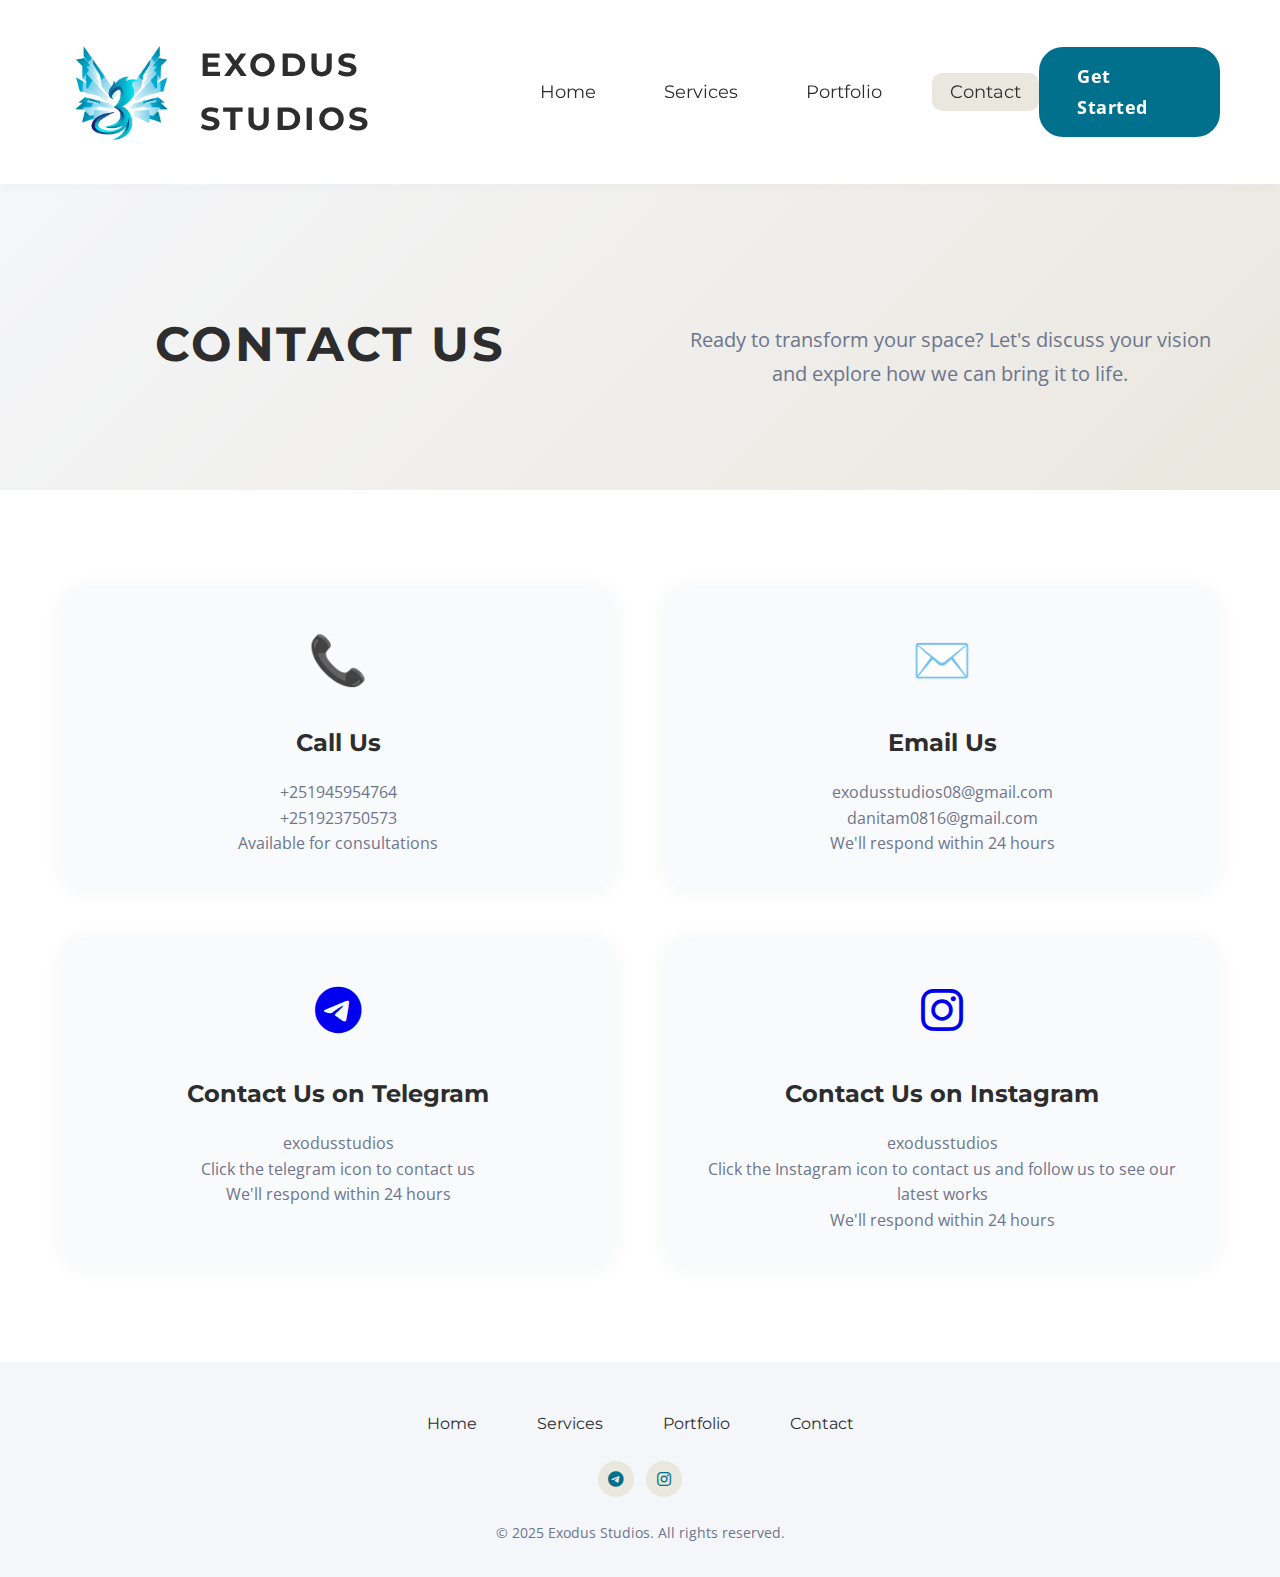
<file: contact.html>
<!DOCTYPE html>
<html lang="en">
<head>
    <meta charset="UTF-8">
    <meta name="viewport" content="width=device-width, initial-scale=1.0">
    <title>Contact - Exodus Studios</title>
    <link rel="stylesheet" href="styles.css">
    <link rel="stylesheet" href="contact.css">
    <link href="https://fonts.googleapis.com/css2?family=Montserrat:wght@400;700&family=Open+Sans:wght@400;600&display=swap" rel="stylesheet">
    <link rel="stylesheet" href="https://cdnjs.cloudflare.com/ajax/libs/font-awesome/6.5.0/css/all.min.css">

</head>
<body>
    <!-- Header -->
    <header>
        <div class="container">
            <div class="header-content">
                <div class="logo-section">
                    <img src="assets/images/logo/exodus logo web 1.png" alt="Exodus Studios Logo" class="logo">
                    <h1 class="site-title">EXODUS STUDIOS</h1>
                </div>
                <nav>
                    <ul>
                        <li><a href="index.html">Home</a></li>
                        <li><a href="services.html">Services</a></li>
                        <li><a href="portfolio.html">Portfolio</a></li>
                        <li><a href="contact.html" class="active">Contact</a></li>
                    </ul>
                </nav>
                <a href="#contact-form" class="cta-btn">Get Started</a>
            </div>
        </div>
    </header>

    <!-- Contact Hero -->
    <section class="contact-hero">
        <div class="container">
            <div class="hero-content">
                <h1>Contact Us</h1>
                <p>Ready to transform your space? Let's discuss your vision and explore how we can bring it to life.</p>
            </div>
        </div>
    </section>

    <!-- Contact Information -->
    <section class="contact-info">
        <div class="container">
            <div class="info-grid">
                <div class="info-card">
                    <div class="info-icon">📞</div>
                    <h3>Call Us</h3>
                    <p>+251945954764<br>
                    +251923750573<br>
                    Available for consultations</p>
                </div>
                <div class="info-card">
                    <div class="info-icon">✉️</div>
                    <h3>Email Us</h3>
                    <p>exodusstudios08@gmail.com<br>
                    danitam0816@gmail.com<br>
                    We'll respond within 24 hours</p>
                </div>
                <div class="info-card">
                    <div class="info-icon">  <a href="https://t.me/DTExodus" target="_blank"><i class="fa-brands fa-telegram"></i></a></div>
                    <h3>Contact Us on Telegram</h3>
                    <p>exodusstudios<br>
                    Click the telegram icon to contact us<br>
                    We'll respond within 24 hours</p>
                </div>
                <div class="info-card">
                    <div class="info-icon"> <a href="https://www.instagram.com/exodus_studio_?igsh=MWxpcGYyYW9qNW1kMw%3D%3D&amp;utm_source=qr" target="_blank"><i class="fa-brands fa-instagram"></i></a></div>
                    <h3>Contact Us on Instagram</h3>
                    <p>exodusstudios<br>
                    Click the Instagram icon to contact us and follow us to see our latest works<br>
                    We'll respond within 24 hours</p>
                </div>
            </div>
        </div>
    </section>

    <!-- Contact Form and Map 
    <section class="contact-main" id="contact-form">
        <div class="container">
            <div class="contact-content">
                <div class="contact-form-section full-width">
                    <h2>Start Your Project</h2>
                    <p>Tell us about your vision and we'll get back to you within 24 hours to discuss your project in detail.</p>
                    
                    <form class="contact-form" id="contactForm">
                        <div class="form-group">
                            <label for="name">Full Name *</label>
                            <input type="text" id="name" name="name" required>
                        </div>
                        
                        <div class="form-group">
                            <label for="email">Email Address *</label>
                            <input type="email" id="email" name="email" required>
                        </div>
                        
                        <div class="form-group">
                            <label for="phone">Phone Number</label>
                            <input type="tel" id="phone" name="phone">
                        </div>
                        
                        <div class="form-group">
                            <label for="project-type">Project Type *</label>
                            <select id="project-type" name="project-type" required>
                                <option value="">Select Project Type</option>
                                <option value="residential">Residential Design</option>
                                <option value="commercial">Commercial Design</option>
                                <option value="interior">Interior Design</option>
                                <option value="renovation">Renovation</option>
                                <option value="consultation">Design Consultation</option>
                                <option value="other">Other</option>
                            </select>
                        </div>
                        
                        <div class="form-group">
                            <label for="budget">Project Budget</label>
                            <select id="budget" name="budget">
                                <option value="">Select Budget Range</option>
                                <option value="under-50k">Under $50,000</option>
                                <option value="50k-100k">$50,000 - $100,000</option>
                                <option value="100k-250k">$100,000 - $250,000</option>
                                <option value="250k-500k">$250,000 - $500,000</option>
                                <option value="500k-1m">$500,000 - $1,000,000</option>
                                <option value="over-1m">Over $1,000,000</option>
                                <option value="discuss">Prefer to Discuss</option>
                            </select>
                        </div>
                        
                        <div class="form-group">
                            <label for="timeline">Project Timeline</label>
                            <select id="timeline" name="timeline">
                                <option value="">Select Timeline</option>
                                <option value="asap">ASAP</option>
                                <option value="1-3-months">1-3 Months</option>
                                <option value="3-6-months">3-6 Months</option>
                                <option value="6-12-months">6-12 Months</option>
                                <option value="over-12-months">Over 12 Months</option>
                                <option value="flexible">Flexible</option>
                            </select>
                        </div>
                        
                        <div class="form-group">
                            <label for="message">Project Description *</label>
                            <textarea id="message" name="message" rows="6" placeholder="Tell us about your project, vision, and any specific requirements..." required></textarea>
                        </div>
                        
                        <div class="form-group checkbox-group">
                            <label class="checkbox-label">
                                <input type="checkbox" id="newsletter" name="newsletter">
                                <span class="checkmark"></span>
                                Subscribe to our newsletter for design inspiration and updates
                            </label>
                        </div>
                        
                        <button type="submit" class="cta-btn form-submit">Send Message</button>
                    </form>
                </div>
                
            </div>
        </div>
    </section>
-->

    <!-- Footer -->
    <footer>
        <div class="container">
            <div class="footer-content">
                <nav class="footer-nav">
                    <ul>
                        <li><a href="index.html">Home</a></li>
                        <li><a href="services.html">Services</a></li>
                        <li><a href="portfolio.html">Portfolio</a></li>
                        <li><a href="contact.html">Contact</a></li>
                    </ul>
                </nav>
                <div class="social-links">
                    <a href="https://t.me/DTExodus" target="_blank"><i class="fa-brands fa-telegram"></i></a>
                    <a href="https://www.instagram.com/exodus_studio_?igsh=MWxpcGYyYW9qNW1kMw%3D%3D&amp;utm_source=qr" target="_blank"><i class="fa-brands fa-instagram"></i></a>
                </div>
                <p class="copyright">© 2025 Exodus Studios. All rights reserved.</p>
            </div>
        </div>
    </footer>

    <script src="script.js"></script>
    <script src="contact.js"></script>
</body>
</html>
</file>
<file: contact.css>
/* Contact Page Specific Styles */

/* Contact Hero */
.contact-hero {
    padding: 120px 0 80px 0;
    background: linear-gradient(135deg, #F5F6F9 0%, #EAE7DE 100%);
    text-align: center;
}

.contact-hero h1 {
    font-size: 48px;
    margin-bottom: 24px;
    text-transform: uppercase;
    letter-spacing: 0.05em;
}

.contact-hero p {
    font-size: 20px;
    color: #6D758D;
    max-width: 600px;
    margin: 0 auto;
}

/* Contact Information */
.contact-info {
    padding: 96px 0;
    background: #FFFFFF;
}

.info-grid {
    display: grid;
    grid-template-columns: repeat(2, 1fr);
    gap: 48px;
}

.info-card {
    background: #F9FAFC;
    border-radius: 24px;
    box-shadow: 0 2px 20px 0 rgba(44,62,80,0.05);
    padding: 32px;
    text-align: center;
    transition: all 0.2s ease;
}

.info-card:hover {
    box-shadow: 0 6px 32px 0 rgba(44,62,80,0.11);
    transform: translateY(-4px);
}

.info-icon {
    font-size: 48px;
    margin-bottom: 24px;
}

.info-card h3 {
    font-size: 24px;
    margin-bottom: 16px;
    color: #2D2D2D;
}

.info-card p {
    font-size: 16px;
    color: #6D758D;
    margin: 0;
    line-height: 1.6;
}

/* Contact Main */
.contact-main {
    padding: 96px 0;
    background: #F5F6F9;
}

.contact-content {
    display: grid;
    grid-template-columns: 1fr;
    gap: 80px;
}

.contact-form-section.full-width {
    max-width: 800px;
    margin: 0 auto;
}

.contact-form-section h2 {
    font-size: 36px;
    margin-bottom: 24px;
    text-align: left;
    text-transform: uppercase;
    letter-spacing: 0.05em;
}

.contact-form-section p {
    font-size: 18px;
    margin-bottom: 32px;
    color: #6D758D;
}

/* Contact Form */
.contact-form {
    background: #FFFFFF;
    border-radius: 24px;
    box-shadow: 0 2px 20px 0 rgba(44,62,80,0.05);
    padding: 32px;
}

.form-group {
    margin-bottom: 24px;
}

.form-group label {
    display: block;
    margin-bottom: 8px;
    font-weight: 600;
    color: #2D2D2D;
    font-size: 16px;
}

.form-group input,
.form-group select,
.form-group textarea {
    width: 100%;
    padding: 16px;
    border: 2px solid #EAE7DE;
    border-radius: 12px;
    font-size: 16px;
    font-family: 'Open Sans', sans-serif;
    transition: all 0.2s ease;
    background: #FFFFFF;
}

.form-group input:focus,
.form-group select:focus,
.form-group textarea:focus {
    outline: none;
    border-color: #00708c;
    box-shadow: 0 0 0 3px rgba(177, 140, 96, 0.1);
}

.form-group textarea {
    resize: vertical;
    min-height: 120px;
}

.checkbox-group {
    display: flex;
    align-items: flex-start;
    gap: 12px;
}

.checkbox-label {
    display: flex;
    align-items: flex-start;
    gap: 12px;
    cursor: pointer;
    font-size: 16px;
    color: #6D758D;
    line-height: 1.5;
}

.checkbox-label input[type="checkbox"] {
    width: auto;
    margin: 0;
    transform: scale(1.2);
}

.form-submit {
    width: 100%;
    margin-top: 24px;
    padding: 18px;
    font-size: 18px;
}

/* Map Section */
.map-section h2 {
    font-size: 36px;
    margin-bottom: 24px;
    text-align: left;
    text-transform: uppercase;
    letter-spacing: 0.05em;
}

.map-container {
    background: #FFFFFF;
    border-radius: 16px;
    box-shadow: 0 2px 20px 0 rgba(44,62,80,0.05);
    margin-bottom: 32px;
    overflow: hidden;
}

.map-placeholder {
    height: 300px;
    background: linear-gradient(135deg, #F5F6F9 0%, #EAE7DE 100%);
    display: flex;
    flex-direction: column;
    align-items: center;
    justify-content: center;
    text-align: center;
    color: #6D758D;
}

.map-icon {
    font-size: 48px;
    margin-bottom: 16px;
}

.map-address {
    font-weight: 600;
    color: #2D2D2D;
}

.office-hours {
    background: #FFFFFF;
    border-radius: 16px;
    box-shadow: 0 2px 20px 0 rgba(44,62,80,0.05);
    padding: 32px;
}

.office-hours h3 {
    font-size: 24px;
    margin-bottom: 24px;
    color: #2D2D2D;
}

.hours-list {
    display: flex;
    flex-direction: column;
    gap: 16px;
}

.hours-item {
    display: flex;
    justify-content: space-between;
    align-items: center;
    padding: 12px 0;
    border-bottom: 1px solid #EAE7DE;
}

.hours-item:last-child {
    border-bottom: none;
}

.day {
    font-weight: 600;
    color: #2D2D2D;
}

.time {
    color: #6D758D;
}

/* FAQ Section */
.faq-section {
    padding: 96px 0;
    background: #FFFFFF;
}

.faq-section h2 {
    text-align: center;
    margin-bottom: 48px;
}

.faq-grid {
    display: grid;
    grid-template-columns: repeat(2, 1fr);
    gap: 48px;
}

.faq-item {
    background: #F9FAFC;
    border-radius: 16px;
    padding: 32px;
    transition: all 0.2s ease;
}

.faq-item:hover {
    box-shadow: 0 6px 32px 0 rgba(44,62,80,0.11);
    transform: translateY(-2px);
}

.faq-item h3 {
    font-size: 20px;
    margin-bottom: 16px;
    color: #2D2D2D;
}

.faq-item p {
    font-size: 16px;
    color: #6D758D;
    margin: 0;
    line-height: 1.6;
}

/* Form Validation Styles */
.form-group input.error,
.form-group select.error,
.form-group textarea.error {
    border-color: #ff6b6b;
    box-shadow: 0 0 0 3px rgba(255, 107, 107, 0.1);
}

.form-group .error-message {
    color: #ff6b6b;
    font-size: 14px;
    margin-top: 8px;
    display: none;
}

.form-group.error .error-message {
    display: block;
}

/* Success Message */
.success-message {
    background: #d4edda;
    color: #155724;
    padding: 16px;
    border-radius: 12px;
    margin-bottom: 24px;
    display: none;
}

.success-message.show {
    display: block;
}

/* Loading State */
.form-submit.loading {
    background: #005a73;
    cursor: not-allowed;
    position: relative;
}

.form-submit.loading::after {
    content: '';
    position: absolute;
    top: 50%;
    left: 50%;
    transform: translate(-50%, -50%);
    width: 20px;
    height: 20px;
    border: 2px solid #FFFFFF;
    border-top: 2px solid transparent;
    border-radius: 50%;
    animation: spin 1s linear infinite;
}

@keyframes spin {
    0% { transform: translate(-50%, -50%) rotate(0deg); }
    100% { transform: translate(-50%, -50%) rotate(360deg); }
}

/* Responsive Design */
@media (max-width: 900px) {
    .info-grid {
        grid-template-columns: 1fr;
        gap: 32px;
    }
    
    .contact-content {
        grid-template-columns: 1fr;
        gap: 48px;
    }
    
    .map-section h2 {
        text-align: center;
    }
    
    .faq-grid {
        grid-template-columns: 1fr;
        gap: 32px;
    }
    
    .hours-item {
        flex-direction: column;
        align-items: flex-start;
        gap: 4px;
    }
}

@media (max-width: 600px) {
    .contact-hero {
        padding: 80px 0 60px 0;
    }
    
    .contact-hero h1 {
        font-size: 36px;
    }
    
    .contact-info,
    .contact-main,
    .faq-section {
        padding: 48px 0;
    }
    
    .contact-form {
        padding: 24px;
    }
    
    .contact-form-section h2,
    .map-section h2 {
        font-size: 28px;
    }
    
    .map-placeholder {
        height: 250px;
    }
    
    .office-hours {
        padding: 24px;
    }
    
    .faq-item {
        padding: 24px;
    }
}
</file>
<file: styles.css>
/* Reset and Base Styles */
* {
    margin: 0;
    padding: 0;
    box-sizing: border-box;
}

body {
    font-family: 'Open Sans', sans-serif;
    font-size: 18px;
    line-height: 1.7;
    color: #2D2D2D;
    background-color: #FFFFFF;
}

.container {
    max-width: 1200px;
    margin: 0 auto;
    padding: 0 20px;
}

/* Typography */
h1, h2, h3, h4, h5, h6 {
    font-family: 'Montserrat', sans-serif;
    font-weight: 700;
    color: #2D2D2D;
}

h2 {
    font-size: 36px;
    text-transform: uppercase;
    letter-spacing: 0.05em;
    margin-bottom: 48px;
    text-align: center;
}

h3 {
    font-size: 24px;
    margin-bottom: 12px;
}

p {
    color: #6D758D;
    margin-bottom: 24px;
}

/* Header */
header {
    background: #FFFFFF;
    box-shadow: 0 2px 12px 0 rgba(44,62,80,0.03);
    position: sticky;
    top: 0;
    z-index: 1000;
}

.header-content {
    display: flex;
    align-items: center;
    justify-content: space-between;
    padding: 32px 0;
}

.logo-section {
    display: flex;
    align-items: center;
}

.logo {
    width: 120px;
    height: 120px;
    object-fit: contain;
    border-radius: 0;
}

.site-title {
    font-size: 32px;
    font-weight: 700;
    letter-spacing: 0.1em;
    margin-left: 20px;
    color: #2D2D2D;
    text-transform: uppercase;
}

nav ul {
    display: flex;
    gap: 32px;
    list-style: none;
}

nav a {
    font-family: 'Montserrat', sans-serif;
    font-size: 18px;
    color: #2D2D2D;
    text-decoration: none;
    transition: all 0.2s ease;
    padding: 8px 18px;
    border-radius: 10px;
}

nav a:hover,
nav a.active {
    background: #EAE7DE;
}

.cta-btn {
    background: #00708c;
    color: #FFFFFF;
    padding: 14px 38px;
    border-radius: 24px;
    font-weight: 700;
    border: none;
    font-size: 18px;
    letter-spacing: 0.03em;
    cursor: pointer;
    text-decoration: none;
    display: inline-block;
    transition: all 0.2s ease;
}

.cta-btn:hover {
    background: #005a73;
    transform: translateY(-2px);
    box-shadow: 0 4px 12px rgba(177, 140, 96, 0.3);
}

/* Hero Section */
.hero {
    padding: 96px 0;
    background: #FFFFFF;
}

.hero-content {
    display: grid;
    grid-template-columns: 1fr 1fr;
    gap: 80px;
    align-items: center;
}

.hero-text h2 {
    font-size: 48px;
    text-align: left;
    margin-bottom: 24px;
    line-height: 1.2;
    text-transform: none;
}

.hero-text p {
    font-size: 20px;
    margin-bottom: 32px;
    color: #6D758D;
}

.hero-image img {
    width: 100%;
    height: 560px;
    object-fit: cover;
    border-radius: 16px;
}

/* Recent Works Section */
.recent-works {
    padding: 96px 0;
    background: #F5F6F9;
}

.works-grid {
    display: grid;
    grid-template-columns: 1fr 1fr;
    gap: 48px;
}

.work-item {
    position: relative;
    border-radius: 16px;
    overflow: hidden;
    transition: all 0.3s ease;
}

.work-item:hover {
    transform: translateY(-8px);
    box-shadow: 0 12px 40px rgba(44, 62, 80, 0.15);
}

.work-item img {
    width: 100%;
    height: 400px;
    object-fit: cover;
    transition: transform 0.3s ease;
}

.work-item:hover img {
    transform: scale(1.05);
}

.work-overlay {
    position: absolute;
    bottom: 0;
    left: 0;
    right: 0;
    background: linear-gradient(transparent, rgba(0, 112, 140, 0.9));
    color: #FFFFFF;
    padding: 32px 24px 24px;
    transform: translateY(20px);
    opacity: 0;
    transition: all 0.3s ease;
}

.work-item:hover .work-overlay {
    transform: translateY(0);
    opacity: 1;
}

.work-overlay h3 {
    font-size: 24px;
    margin-bottom: 8px;
    color: #FFFFFF;
}

.work-overlay p {
    font-size: 16px;
    margin: 0;
    color: rgba(255, 255, 255, 0.9);
}

.works-slideshow {
    position: relative;
    border-radius: 16px;
    overflow: hidden;
}

.slideshow-container {
    position: relative;
    width: 100%;
    height: 400px;
}

.slide {
    display: none;
    width: 100%;
    height: 100%;
}

.slide.active {
    display: block;
}

.slide img {
    width: 100%;
    height: 100%;
    object-fit: cover;
}

.slideshow-controls {
    position: absolute;
    top: 50%;
    transform: translateY(-50%);
    width: 100%;
    display: flex;
    justify-content: space-between;
    padding: 0 20px;
}

.slideshow-controls button {
    background: rgba(255, 255, 255, 0.8);
    border: none;
    width: 40px;
    height: 40px;
    border-radius: 50%;
    font-size: 20px;
    cursor: pointer;
    transition: all 0.2s ease;
}

.slideshow-controls button:hover {
    background: rgba(255, 255, 255, 1);
    transform: scale(1.1);
}

/* Studio Vision Section */
.studio-vision {
    padding: 96px 0;
    background: #FFFFFF;
}

.vision-content {
    display: grid;
    grid-template-columns: 2fr 1fr;
    gap: 80px;
    align-items: center;
}

.vision-text h2 {
    text-align: left;
    margin-bottom: 32px;
}

.vision-text p {
    font-size: 18px;
    margin-bottom: 32px;
}

.vision-image img {
    width: 100%;
    height: 400px;
    object-fit: cover;
    border-radius: 16px;
}

/* Services Section */
.services {
    padding: 96px 0;
    background: #F5F6F9;
}

.services-grid {
    display: grid;
    grid-template-columns: repeat(3, 1fr);
    gap: 60px;
    max-width: 1400px;
    margin: 0 auto;
}

.service-card {
    background: #F9FAFC;
    border-radius: 24px;
    box-shadow: 0 2px 20px 0 rgba(44,62,80,0.05);
    padding: 28px;
    display: flex;
    flex-direction: column;
    align-items: center;
    text-align: center;
    transition: all 0.2s ease;
}

.service-card:hover {
    box-shadow: 0 6px 32px 0 rgba(44,62,80,0.11);
    transform: translateY(-4px);
}

.service-card img {
    border-radius: 16px;
    width: 150px;
    height: 150px;
    object-fit: cover;
    margin-bottom: 24px;
}

.service-card h3 {
    margin: 12px 0 8px 0;
    font-size: 22px;
    font-family: 'Montserrat', sans-serif;
    color: #2D2D2D;
}

.service-card p {
    color: #6D758D;
    font-size: 16px;
    margin-bottom: 0;
}

/* Footer */
footer {
    padding: 48px 0 32px 0;
    background: #F5F6F9;
    color: #6D758D;
    font-size: 16px;
}

.footer-content {
    display: flex;
    flex-direction: column;
    align-items: center;
    gap: 24px;
}

.footer-nav ul {
    display: flex;
    gap: 24px;
    justify-content: center;
    list-style: none;
}

.footer-nav a {
    color: #2D2D2D;
    text-decoration: none;
    font-family: 'Montserrat', sans-serif;
    font-size: 16px;
    transition: color 0.2s ease;
}

.footer-nav a:hover {
    color: #00708c;
}

.social-links {
    display: flex;
    gap: 12px;
}

.social-links a {
    display: inline-block;
    width: 36px;
    height: 36px;
    background: #EAE7DE;
    border-radius: 50%;
    display: flex;
    align-items: center;
    justify-content: center;
    color: #00708c;
    text-decoration: none;
    font-size: 16px;
    transition: all 0.2s ease;
}

.social-links a:hover {
    background: #00708c;
    color: #FFFFFF;
    transform: scale(1.1);
}

.copyright {
    margin: 0;
    text-align: center;
    font-size: 14px;
}

/* Responsive Design */
@media (max-width: 900px) {
    .hero-content {
        grid-template-columns: 1fr;
        gap: 48px;
        text-align: center;
    }
    
    .hero-text h2 {
        text-align: center;
    }
    
    .works-grid {
        grid-template-columns: 1fr;
    }
    
    .vision-content {
        grid-template-columns: 1fr;
        gap: 48px;
    }
    
    .vision-text h2 {
        text-align: center;
    }
    
    .services-grid {
        grid-template-columns: 1fr;
    }
    
    .header-content {
        flex-direction: column;
        gap: 24px;
    }
    
    nav ul {
        flex-wrap: wrap;
        justify-content: center;
        gap: 16px;
    }
}

@media (max-width: 600px) {
    .container {
        padding: 0 16px;
    }
    
    .hero {
        padding: 48px 0;
    }
    
    .recent-works,
    .studio-vision,
    .services {
        padding: 48px 0;
    }
    
    .hero-text h2 {
        font-size: 36px;
    }
    
    h2 {
        font-size: 28px;
    }
    
    .hero-image img {
        height: 400px;
    }
    
    .slideshow-container {
        height: 300px;
    }
    
    .vision-image img {
        height: 300px;
    }
    
    .footer-nav ul {
        flex-direction: column;
        gap: 12px;
    }
}
</file>
